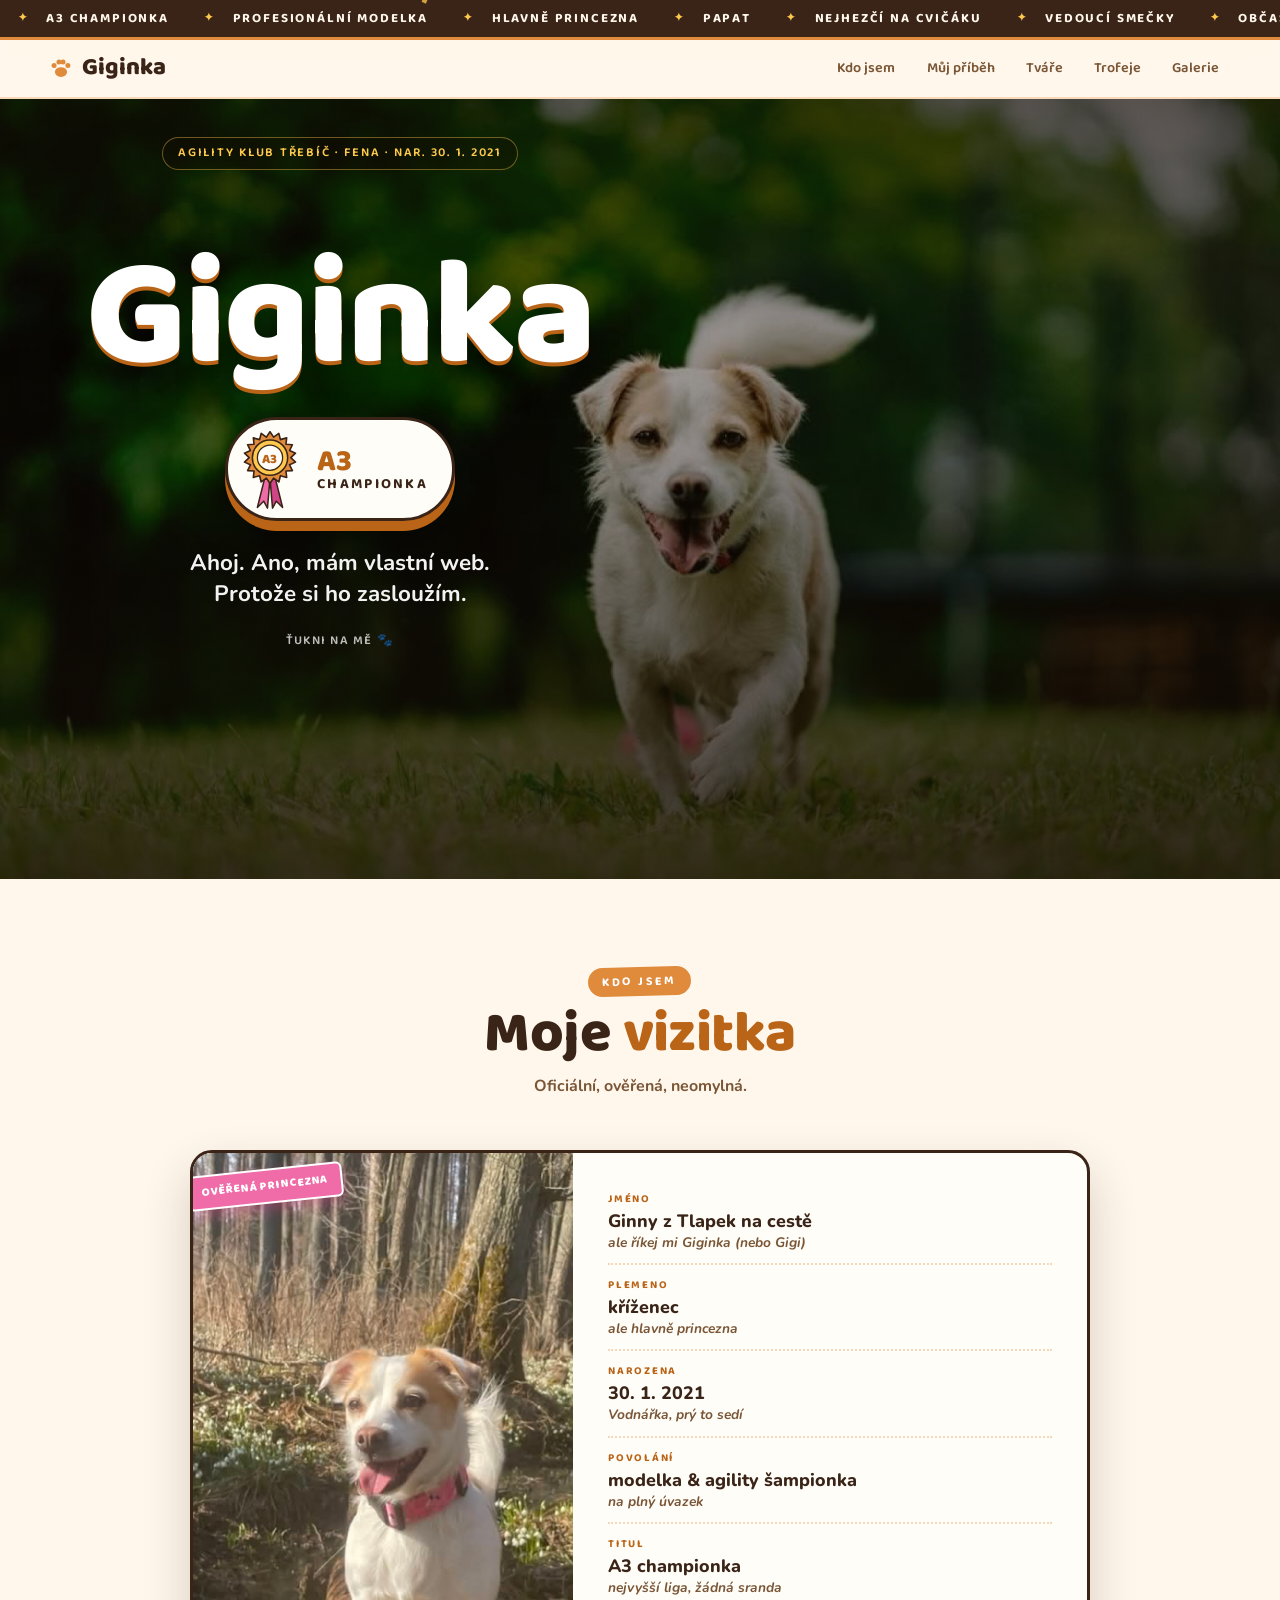
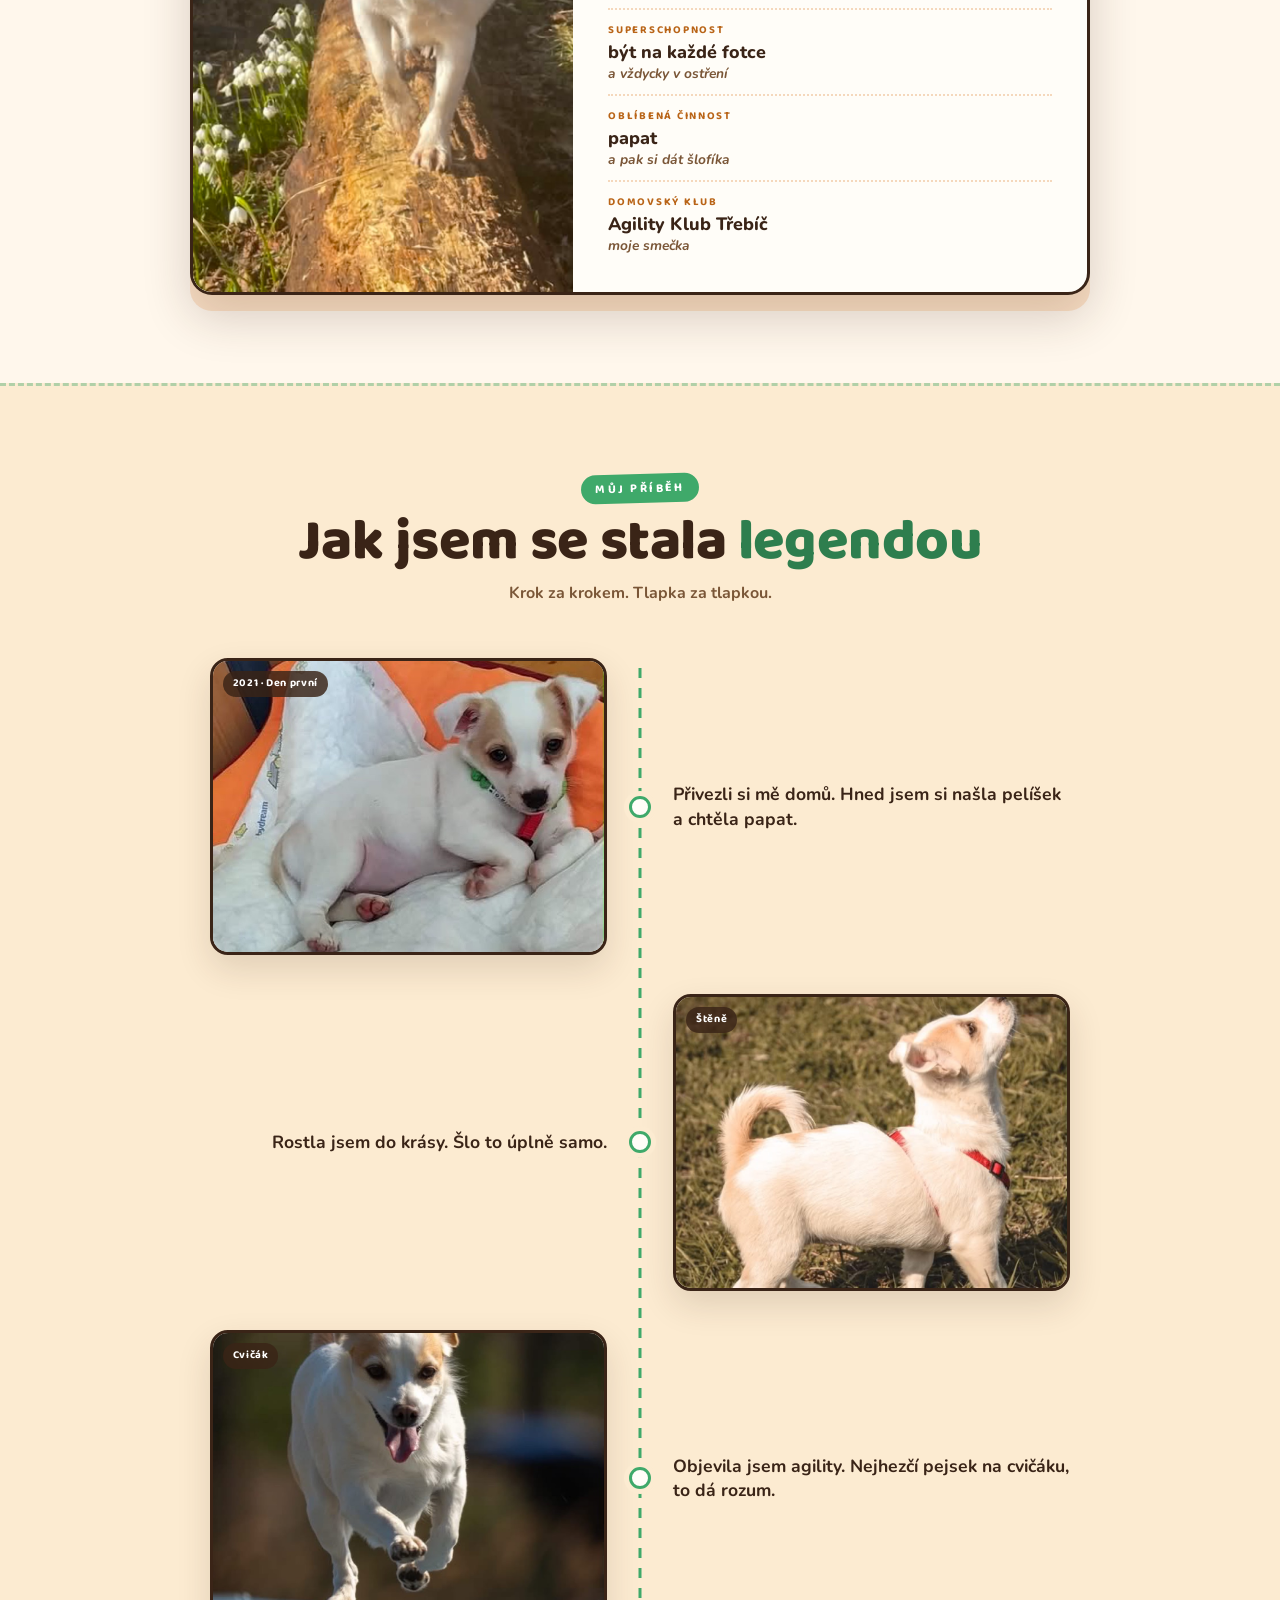
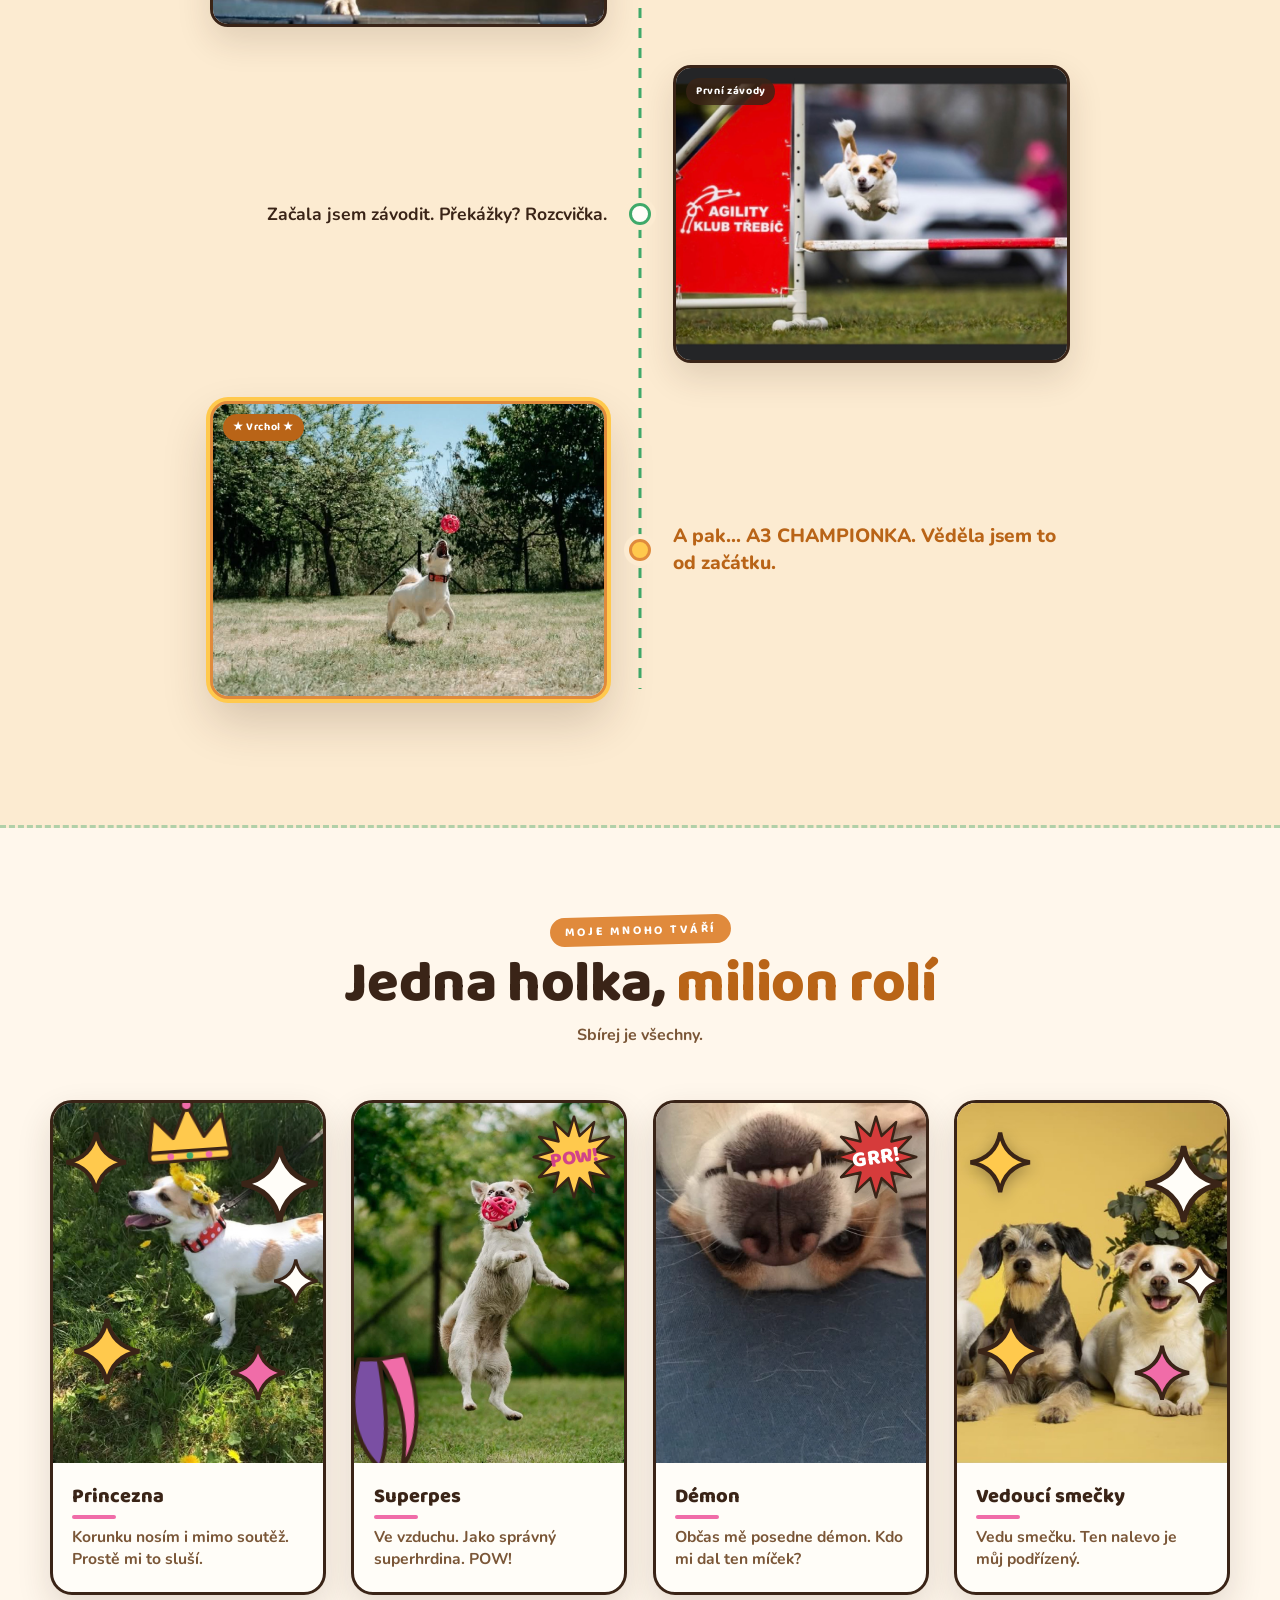
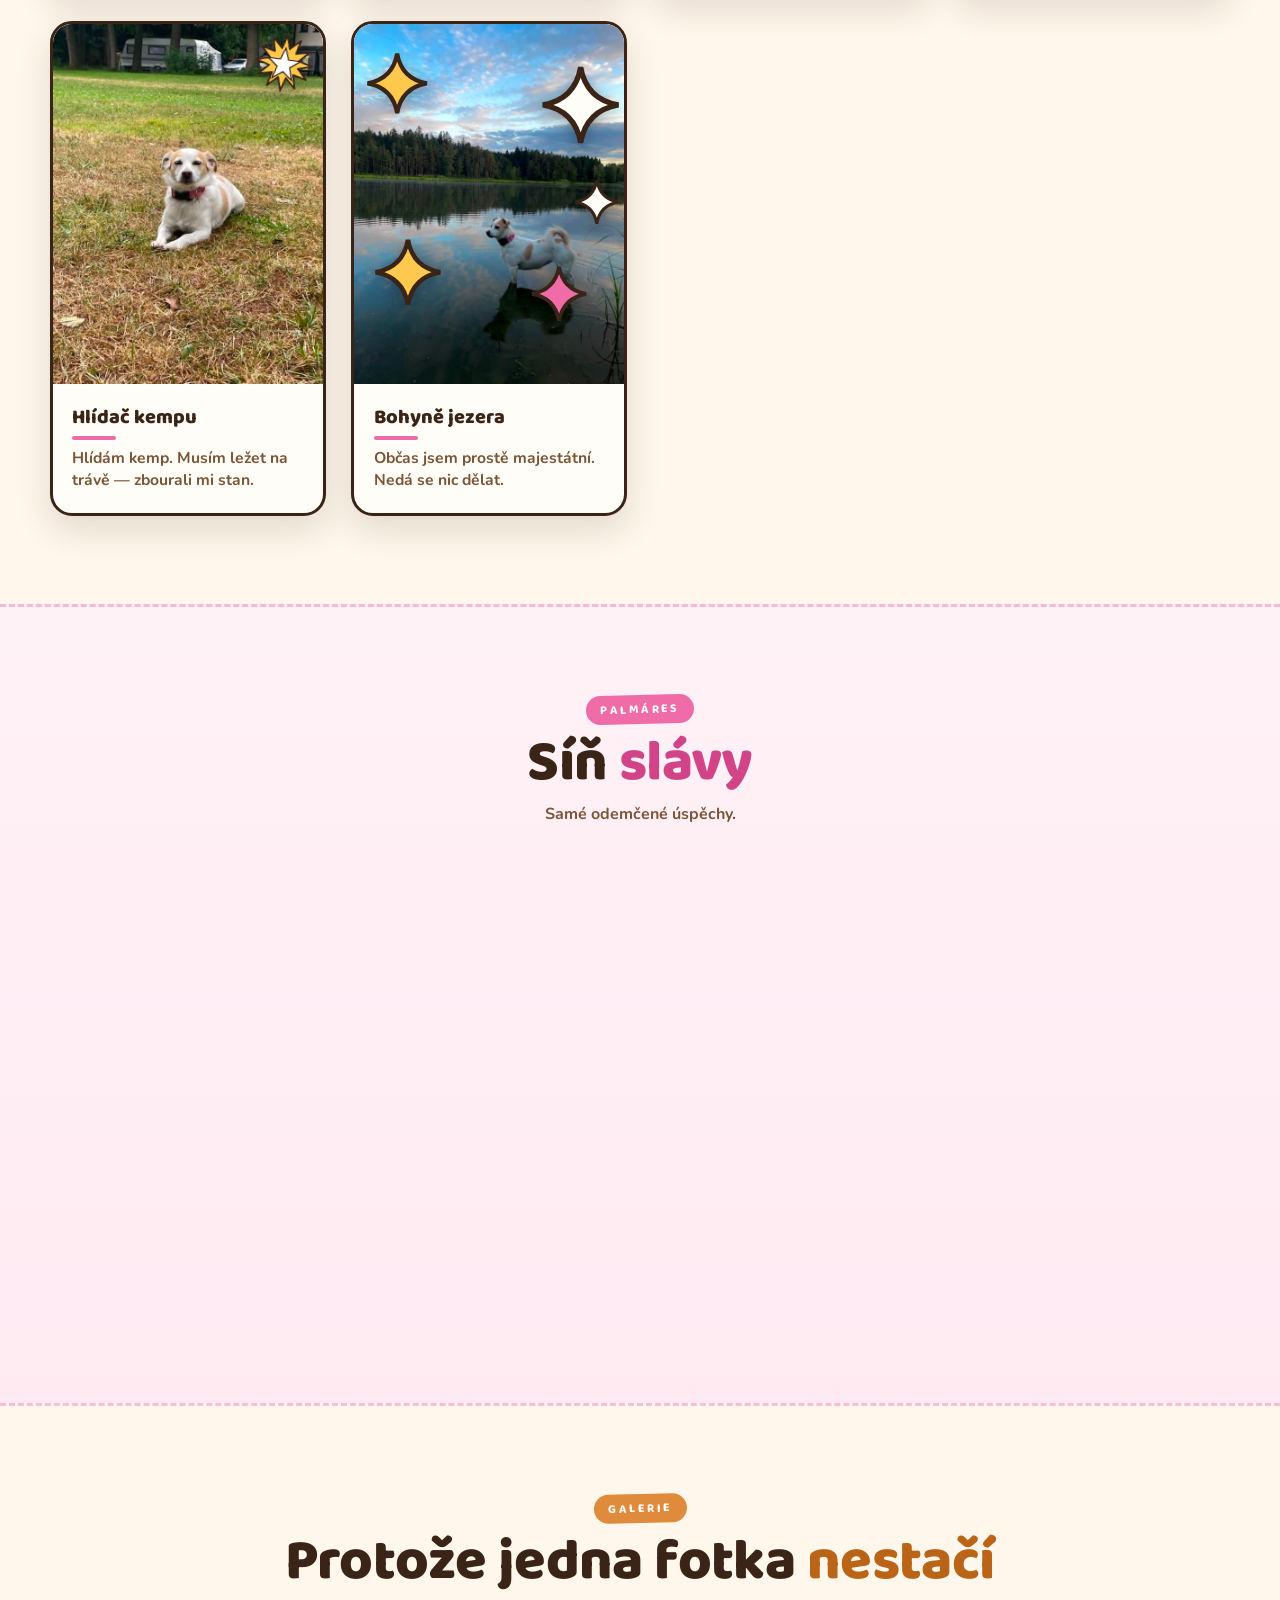
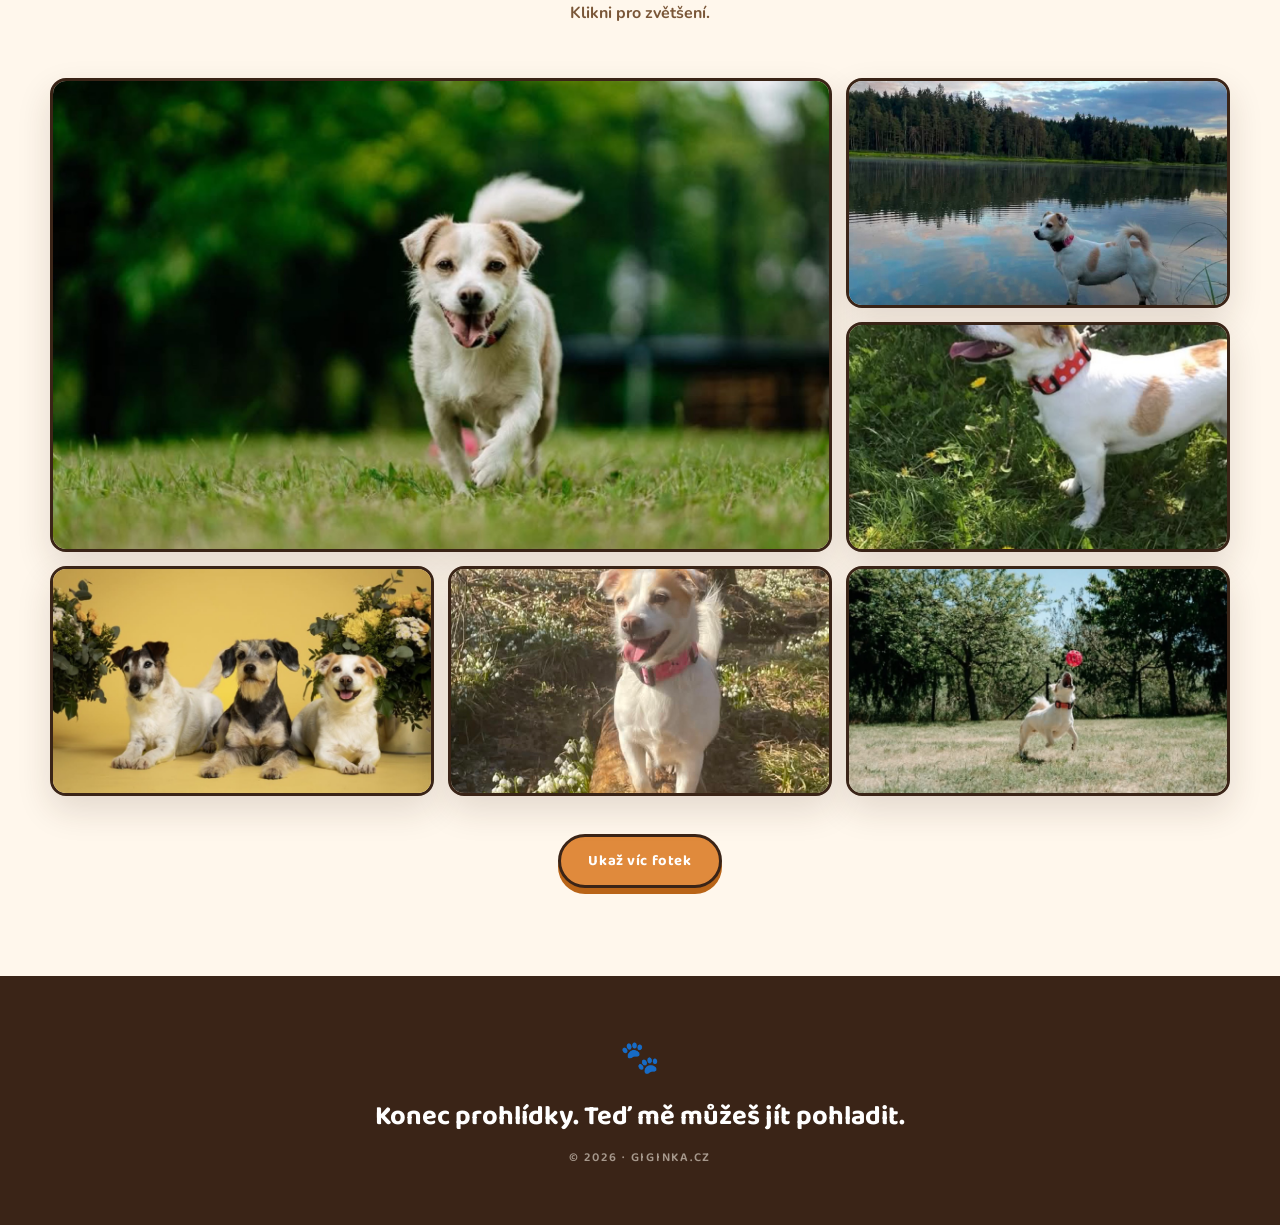
<file: index.html>
<!doctype html>
<html lang="cs">
<head>
<meta charset="utf-8">
<meta name="viewport" content="width=device-width, initial-scale=1">
<title>Giginka — A3 championka</title>
<meta name="description" content="Giginka: kříženec, profesionální modelka a čerstvá A3 agility championka. Ano, mám vlastní web. Protože si ho zasloužím.">
<link rel="canonical" href="https://giginka.cz/">

<meta property="og:title" content="Giginka — A3 championka">
<meta property="og:description" content="Kříženec, modelka a čerstvá A3 agility championka. Ano, mám vlastní web.">
<meta property="og:type" content="website">
<meta property="og:url" content="https://giginka.cz/">
<meta property="og:image" content="https://giginka.cz/images/hero-run.jpg">
<meta property="og:image:width" content="1600">
<meta property="og:image:height" content="1067">
<meta property="og:image:alt" content="Giginka běží radostně přes trávník">
<meta property="og:locale" content="cs_CZ">
<meta name="twitter:card" content="summary_large_image">
<meta name="twitter:title" content="Giginka — A3 championka">
<meta name="twitter:description" content="Kříženec, modelka a čerstvá A3 agility championka.">
<meta name="twitter:image" content="https://giginka.cz/images/hero-run.jpg">

<link rel="icon" href="data:image/svg+xml,%3Csvg xmlns='http://www.w3.org/2000/svg' viewBox='0 0 32 32'%3E%3Cg fill='%23E08A3C'%3E%3Cellipse cx='16' cy='21' rx='7.5' ry='6'/%3E%3Ccircle cx='7.5' cy='13' r='3.1'/%3E%3Ccircle cx='13.5' cy='8.5' r='3.1'/%3E%3Ccircle cx='18.5' cy='8.5' r='3.1'/%3E%3Ccircle cx='24.5' cy='13' r='3.1'/%3E%3C/g%3E%3C/svg%3E">
<link rel="preconnect" href="https://fonts.googleapis.com">
<link rel="preconnect" href="https://fonts.gstatic.com" crossorigin>
<link href="https://fonts.googleapis.com/css2?family=Baloo+2:wght@500;600;700;800&family=Nunito:ital,wght@0,400;0,600;0,700;0,800;0,900;1,700&display=swap" rel="stylesheet">
<link rel="stylesheet" href="style.css">
</head>
<body>

<!-- Party marquee -->
<div class="marquee" aria-hidden="true">
  <div class="marquee-track" id="marquee-track"></div>
</div>

<!-- Header -->
<header class="header" id="top">
  <a class="brand" href="#top">
    <span class="brand-paw" aria-hidden="true">
      <svg viewBox="0 0 32 32" width="26" height="26"><g fill="currentColor"><ellipse cx="16" cy="21" rx="7.5" ry="6"/><circle cx="7.5" cy="13" r="3.1"/><circle cx="13.5" cy="8.5" r="3.1"/><circle cx="18.5" cy="8.5" r="3.1"/><circle cx="24.5" cy="13" r="3.1"/></g></svg>
    </span>
    <span class="brand-name">Giginka</span>
  </a>
  <nav class="nav" aria-label="Sekce">
    <a href="#vizitka">Kdo jsem</a>
    <a href="#pribeh">Můj příběh</a>
    <a href="#tvare">Tváře</a>
    <a href="#palmares">Trofeje</a>
    <a href="#galerie">Galerie</a>
  </nav>
</header>

<!-- Hero -->
<section class="hero">
  <div class="hero-bg" id="hero-bg"></div>
  <div class="hero-overlay"></div>
  <div class="hero-inner">
    <span class="hero-kicker" id="hero-kicker"></span>
    <h1 class="hero-name" id="hero-name">Giginka</h1>
    <button class="a3-badge" id="a3-badge" type="button" aria-label="A3 championka — klikni pro konfety">
      <span class="a3-rosette" id="a3-rosette" aria-hidden="true"></span>
      <span class="a3-label">
        <span class="a3-l1" id="badge-l1">A3</span>
        <span class="a3-l2" id="badge-l2">CHAMPIONKA</span>
      </span>
    </button>
    <p class="hero-subtitle" id="hero-subtitle"></p>
    <span class="hero-hint" id="hero-hint">ťukni na mě 🐾</span>
  </div>
</section>

<!-- Vizitka / Kdo jsem -->
<section class="section" id="vizitka">
  <div class="section-inner">
    <div class="section-head">
      <span class="kicker">Kdo jsem</span>
      <h2>Moje <em>vizitka</em></h2>
      <span class="sub">Oficiální, ověřená, neomylná.</span>
    </div>
    <div class="vcard" id="vcard">
      <div class="vcard-photo">
        <img id="vcard-img" src="" alt="">
        <span class="vcard-stamp" id="vcard-stamp"></span>
      </div>
      <dl class="vcard-rows" id="vcard-rows"></dl>
    </div>
  </div>
</section>

<!-- Můj příběh -->
<section class="section band-green" id="pribeh">
  <div class="section-inner">
    <div class="section-head">
      <span class="kicker">Můj příběh</span>
      <h2>Jak jsem se stala <em>legendou</em></h2>
      <span class="sub">Krok za krokem. Tlapka za tlapkou.</span>
    </div>
    <div class="timeline" id="timeline"></div>
  </div>
</section>

<!-- Moje mnoho tváří -->
<section class="section" id="tvare">
  <div class="section-inner">
    <div class="section-head">
      <span class="kicker">Moje mnoho tváří</span>
      <h2>Jedna holka, <em>milion rolí</em></h2>
      <span class="sub">Sbírej je všechny.</span>
    </div>
    <div class="persona-grid" id="persona-grid"></div>
  </div>
</section>

<!-- Palmáres / Trofeje -->
<section class="section band-pink" id="palmares">
  <div class="section-inner">
    <div class="section-head">
      <span class="kicker">Palmáres</span>
      <h2>Síň <em>slávy</em></h2>
      <span class="sub">Samé odemčené úspěchy.</span>
    </div>
    <div class="ach-hero" id="ach-hero">
      <span class="ach-rosette" id="ach-rosette" aria-hidden="true"></span>
      <div class="ach-hero-text">
        <span class="ach-badge">★ ODEMČENO ★</span>
        <h3 id="ach-title"></h3>
        <p id="ach-desc"></p>
      </div>
    </div>
    <div class="ach-grid" id="ach-grid"></div>
  </div>
</section>

<!-- Galerie -->
<section class="section" id="galerie">
  <div class="section-inner">
    <div class="section-head">
      <span class="kicker">Galerie</span>
      <h2>Protože jedna fotka <em>nestačí</em></h2>
      <span class="sub">Klikni pro zvětšení.</span>
    </div>
    <div class="gallery" id="gallery"></div>
    <div class="gallery-more">
      <button id="gallery-more-btn" type="button">
        <span id="gallery-more-label">Ukaž víc fotek</span>
      </button>
    </div>
  </div>
</section>

<!-- Lightbox -->
<div class="lightbox" id="lightbox" aria-hidden="true" role="dialog" aria-label="Prohlížeč fotek">
  <button class="lightbox-close" id="lightbox-close" type="button" aria-label="Zavřít">✕</button>
  <button class="lightbox-nav lightbox-prev" id="lightbox-prev" type="button" aria-label="Předchozí">‹</button>
  <img class="lightbox-img" id="lightbox-img" alt="">
  <button class="lightbox-nav lightbox-next" id="lightbox-next" type="button" aria-label="Další">›</button>
  <span class="lightbox-counter" id="lightbox-counter"></span>
</div>

<!-- Footer -->
<footer class="footer">
  <div class="footer-inner">
    <span class="footer-paw" aria-hidden="true">🐾</span>
    <p class="footer-line" id="footer-line"></p>
    <span class="footer-meta">© <span id="year"></span> · giginka.cz</span>
  </div>
</footer>

<!-- Toast (easter egg) -->
<div class="toast" id="toast" role="status" aria-live="polite"></div>

<script src="script.js"></script>
</body>
</html>
</file>
<file: style.css>
/* ========================================================================
   Giginka — champion-party vizitka. Playful-but-tasteful.
   Palette: sunny cream base, ginger coat, candy pink collar, grass green,
   confetti yellow. Display: Baloo 2 (rounded). Body: Nunito.
   ======================================================================== */

:root{
  --cream:      #FFF7EC;   /* sunny cream base */
  --cream-deep: #FCEBD1;   /* warm panel tint */
  --card:       #FFFDF8;   /* near-white card */
  --ink:        #3A2417;   /* warm espresso — body text */
  --ink-soft:   #7A5637;   /* muted brown */

  --ginger:     #E08A3C;   /* her coat — primary warm */
  --ginger-deep:#B96417;   /* darker ginger for text/hover on cream */
  --pink:       #F06CA8;   /* collar candy pink */
  --pink-deep:  #D24488;
  --green:      #3FA96A;   /* grass field green */
  --green-deep: #2E7E4E;
  --yellow:     #FFC94D;   /* confetti sun */
  --grape:      #7A4FA3;   /* royal accent — used sparingly (princess) */

  --shadow:     0 14px 34px rgba(58,36,23,.14);
  --shadow-lift:0 22px 48px rgba(58,36,23,.20);
  --ring-ink:   3px solid var(--ink);

  --maxw:       1180px;
  --pad:        clamp(1.25rem, 4vw, 3rem);
  --radius:     22px;
}

*{box-sizing:border-box}
html{scroll-behavior:smooth}
body{
  margin:0;
  background:var(--cream);
  color:var(--ink);
  font-family:"Nunito", system-ui, -apple-system, sans-serif;
  font-size:17px;
  line-height:1.6;
  -webkit-font-smoothing:antialiased;
  text-rendering:optimizeLegibility;
  overflow-x:hidden;
  /* soft confetti-dot party texture, very low opacity */
  background-image:
    radial-gradient(circle at 12% 18%, rgba(240,108,168,.06) 0 6px, transparent 7px),
    radial-gradient(circle at 82% 30%, rgba(63,169,106,.06) 0 6px, transparent 7px),
    radial-gradient(circle at 50% 72%, rgba(255,201,77,.07) 0 7px, transparent 8px),
    radial-gradient(circle at 28% 88%, rgba(224,138,60,.06) 0 6px, transparent 7px);
  background-attachment:fixed;
}
img{display:block;max-width:100%}
a{color:inherit;text-decoration:none}
::selection{background:var(--pink);color:#fff}
:focus-visible{outline:3px solid var(--grape);outline-offset:3px;border-radius:6px}

h1,h2,h3,h4{
  font-family:"Baloo 2", system-ui, sans-serif;
  font-weight:800;
  margin:0;
  color:var(--ink);
  line-height:1.05;
  letter-spacing:-.01em;
}
em{font-style:normal}

/* ========== PARTY MARQUEE ========== */
.marquee{
  background:var(--ink);
  color:var(--cream);
  overflow:hidden;
  border-bottom:3px solid var(--ginger);
}
.marquee-track{
  display:flex;gap:0;
  padding:.5rem 0;
  white-space:nowrap;
  width:max-content;
  animation:marquee 34s linear infinite;
  font-family:"Baloo 2", sans-serif;
  font-weight:700;
  font-size:.82rem;
  letter-spacing:.14em;
}
.marquee-item{display:inline-flex;align-items:center;padding:0 1.1rem}
.marquee-item .dot{color:var(--yellow);margin-right:1.1rem;font-size:.7rem}
@keyframes marquee{to{transform:translateX(-50%)}}

/* ========== HEADER ========== */
.header{
  position:sticky;top:0;z-index:40;
  display:flex;align-items:center;justify-content:space-between;
  gap:1rem;
  padding:.7rem var(--pad);
  background:rgba(255,247,236,.86);
  backdrop-filter:saturate(150%) blur(12px);
  -webkit-backdrop-filter:saturate(150%) blur(12px);
  border-bottom:2px solid rgba(224,138,60,.28);
}
.brand{display:inline-flex;align-items:center;gap:.5rem;color:var(--ink)}
.brand-paw{
  color:var(--ginger);display:inline-flex;
  transition:transform .3s cubic-bezier(.34,1.56,.64,1);
}
.brand:hover .brand-paw{transform:rotate(-14deg) scale(1.08)}
.brand-name{font-family:"Baloo 2", sans-serif;font-weight:800;font-size:1.5rem;line-height:1}
.nav{display:flex;gap:.35rem;flex-wrap:wrap;justify-content:flex-end}
.nav a{
  font-family:"Baloo 2", sans-serif;
  font-weight:600;
  font-size:.9rem;
  padding:.35rem .8rem;
  border-radius:999px;
  color:var(--ink-soft);
  transition:color .15s, background .15s;
}
.nav a:hover{color:#fff;background:var(--ginger)}
@media (max-width:720px){ .nav{display:none} }

/* ========== HERO ========== */
.hero{
  position:relative;
  min-height:min(90vh, 780px);
  display:grid;place-items:start start;grid-template-columns:minmax(0,680px) 1fr;
  isolation:isolate;
  overflow:hidden;
  background:#2b1c10;
  text-align:center;
}
.hero-bg{
  position:absolute;inset:0;z-index:-2;
  background-size:cover;
  background-position:center 8%;
  filter:saturate(1.08);
  animation:hero-drift 26s ease-in-out infinite alternate;
}
@keyframes hero-drift{from{transform:scale(1.04)}to{transform:scale(1.12)}}
.hero-overlay{
  position:absolute;inset:0;z-index:-1;
  background:
    radial-gradient(120% 95% at 26% 42%, rgba(20,12,5,.20), rgba(20,12,5,.58) 78%),
    linear-gradient(180deg, rgba(20,12,5,.35), rgba(20,12,5,.10) 30%, rgba(20,12,5,.55));
}
.hero-inner{
  padding:2.4rem var(--pad) 4rem;
  display:flex;flex-direction:column;align-items:center;
  color:#fff;max-width:840px;width:100%;box-sizing:border-box;
}
.hero-kicker{
  font-family:"Baloo 2", sans-serif;
  font-weight:600;
  font-size:.78rem;
  letter-spacing:.14em;
  text-transform:uppercase;
  color:var(--yellow);
  background:rgba(20,12,5,.35);
  border:1px solid rgba(255,201,77,.4);
  padding:.35rem .95rem;border-radius:999px;
  margin-bottom:5rem;
}
.hero-name{
  font-family:"Baloo 2", sans-serif;
  font-weight:800;
  font-size:clamp(4rem, 15vw, 9.5rem);
  line-height:.9;
  color:#fff;
  letter-spacing:-.02em;
  text-shadow:0 4px 0 var(--ginger-deep), 0 14px 40px rgba(0,0,0,.45);
}
.hero-subtitle{
  margin:1.6rem auto 0;
  font-family:"Nunito", sans-serif;
  font-weight:700;
  font-size:clamp(1.05rem, 2.3vw, 1.4rem);
  color:rgba(255,255,255,.95);
  max-width:min(30rem, calc(100vw - 2.5rem));
  line-height:1.4;
  text-wrap:balance;
}
.hero-hint{
  margin-top:1.4rem;
  font-family:"Baloo 2", sans-serif;
  font-size:.78rem;font-weight:600;
  letter-spacing:.1em;text-transform:uppercase;
  color:rgba(255,255,255,.72);
  animation:bob 2.4s ease-in-out infinite;
}
@keyframes bob{0%,100%{transform:translateY(0)}50%{transform:translateY(4px)}}

/* A3 rosette badge */
.a3-badge{
  margin-top:1.9rem;
  display:inline-flex;align-items:center;gap:.9rem;
  background:var(--card);
  border:var(--ring-ink);
  border-radius:999px;
  padding:.5rem 1.5rem .5rem .55rem;
  cursor:pointer;
  box-shadow:0 10px 0 var(--ginger-deep), 0 20px 40px rgba(0,0,0,.35);
  transition:transform .18s cubic-bezier(.34,1.56,.64,1), box-shadow .18s;
}
.a3-badge:hover{transform:translateY(-3px) rotate(-1.5deg);box-shadow:0 13px 0 var(--ginger-deep), 0 26px 46px rgba(0,0,0,.4)}
.a3-badge:active{transform:translateY(3px);box-shadow:0 4px 0 var(--ginger-deep), 0 12px 26px rgba(0,0,0,.35)}
.a3-rosette{width:66px;height:82px;display:inline-block;flex-shrink:0}
.a3-rosette svg, .ach-rosette svg{display:block;width:100%;height:100%}
.a3-label{display:flex;flex-direction:column;align-items:flex-start;line-height:1}
.a3-l1{
  font-family:"Baloo 2", sans-serif;font-weight:800;
  font-size:1.9rem;color:var(--ginger-deep);
}
.a3-l2{
  font-family:"Baloo 2", sans-serif;font-weight:700;
  font-size:.9rem;letter-spacing:.16em;color:var(--ink);
}
.a3-rosette.pop{animation:rosette-pop .5s cubic-bezier(.34,1.56,.64,1)}
@keyframes rosette-pop{0%{transform:scale(1) rotate(0)}40%{transform:scale(1.25) rotate(8deg)}100%{transform:scale(1) rotate(0)}}

/* ========== SECTIONS ========== */
.section{padding:5.5rem var(--pad);position:relative}
.section-inner{max-width:var(--maxw);margin:0 auto}
.band-green{background:var(--cream-deep);border-top:3px dashed rgba(63,169,106,.4);border-bottom:3px dashed rgba(63,169,106,.4)}
.band-pink{background:linear-gradient(180deg, #fff2f7, #ffeaf2);border-top:3px dashed rgba(240,108,168,.4);border-bottom:3px dashed rgba(240,108,168,.4)}

.section-head{
  text-align:center;
  display:flex;flex-direction:column;align-items:center;gap:.55rem;
  margin-bottom:3.2rem;
}
.section-head .kicker{
  font-family:"Baloo 2", sans-serif;font-weight:700;
  font-size:.76rem;letter-spacing:.2em;text-transform:uppercase;
  color:#fff;background:var(--ginger);
  padding:.3rem .9rem;border-radius:999px;
  transform:rotate(-1.5deg);
}
.band-green .section-head .kicker{background:var(--green)}
.band-pink .section-head .kicker{background:var(--pink)}
.section-head h2{
  font-size:clamp(2.3rem, 5.5vw, 3.6rem);
}
.section-head h2 em{color:var(--ginger-deep)}
.band-green .section-head h2 em{color:var(--green-deep)}
.band-pink .section-head h2 em{color:var(--pink-deep)}
.section-head .sub{
  font-family:"Nunito", sans-serif;font-weight:700;
  color:var(--ink-soft);font-size:1rem;
}

/* ========== VIZITKA CARD ========== */
.vcard{
  display:grid;
  grid-template-columns:minmax(0,.85fr) minmax(0,1.15fr);
  gap:0;
  max-width:900px;margin:0 auto;
  background:var(--card);
  border:var(--ring-ink);
  border-radius:var(--radius);
  overflow:hidden;
  box-shadow:0 16px 0 rgba(224,138,60,.22), var(--shadow-lift);
}
.vcard-photo{position:relative;min-height:340px;background:var(--cream-deep)}
.vcard-photo img{position:absolute;inset:0;width:100%;height:100%;object-fit:cover}
.vcard-stamp{
  position:absolute;top:16px;left:-6px;
  font-family:"Baloo 2", sans-serif;font-weight:800;
  font-size:.72rem;letter-spacing:.08em;
  color:#fff;background:var(--pink);
  padding:.4rem .8rem;border-radius:6px;
  transform:rotate(-6deg);
  box-shadow:0 6px 14px rgba(210,68,136,.4);
  border:2px solid #fff;
}
.vcard-rows{margin:0;padding:1.6rem clamp(1.3rem,3vw,2.2rem)}
.vrow{
  display:flex;flex-direction:column;
  padding:.75rem 0;
  border-bottom:2px dotted rgba(224,138,60,.32);
}
.vrow:last-child{border-bottom:0}
.vrow dt{
  font-family:"Baloo 2", sans-serif;font-weight:700;
  font-size:.68rem;letter-spacing:.16em;text-transform:uppercase;
  color:var(--ginger-deep);
}
.vrow dd{margin:.1rem 0 0;font-weight:800;font-size:1.12rem;color:var(--ink);line-height:1.25}
.vrow .note{display:block;font-weight:700;font-size:.86rem;color:var(--ink-soft);font-style:italic;margin-top:.1rem}
@media (max-width:640px){
  .vcard{grid-template-columns:1fr}
  .vcard-photo{min-height:300px}
}

/* ========== TIMELINE ========== */
.timeline{position:relative;max-width:860px;margin:0 auto}
.timeline::before{
  content:"";position:absolute;top:10px;bottom:10px;left:50%;
  width:3px;transform:translateX(-50%);
  background:repeating-linear-gradient(var(--green) 0 10px, transparent 10px 20px);
}
.tl-step{
  position:relative;
  display:grid;grid-template-columns:1fr auto 1fr;
  align-items:center;gap:1.4rem;
  margin-bottom:2.4rem;
}
.tl-node{
  width:22px;height:22px;border-radius:50%;
  background:var(--card);border:3px solid var(--green);
  position:relative;z-index:2;
  box-shadow:0 0 0 5px var(--cream-deep);
}
.tl-media{
  position:relative;border-radius:18px;overflow:hidden;
  border:3px solid var(--ink);
  box-shadow:var(--shadow);
  aspect-ratio:4/3;background:var(--cream);
}
.tl-media img{width:100%;height:100%;object-fit:cover}
.tl-tag{
  position:absolute;top:10px;left:10px;
  font-family:"Baloo 2", sans-serif;font-weight:700;
  font-size:.68rem;letter-spacing:.06em;
  color:#fff;background:rgba(58,36,23,.82);
  padding:.28rem .6rem;border-radius:999px;
}
.tl-text{font-family:"Nunito",sans-serif;font-weight:700;font-size:1.1rem;line-height:1.4}
.tl-step:nth-child(even) .tl-media{grid-column:3}
.tl-step:nth-child(even) .tl-text{grid-column:1;grid-row:1;text-align:right}
.tl-step:nth-child(even) .tl-node{grid-column:2;grid-row:1}
.tl-step.climax .tl-media{border-color:var(--ginger);box-shadow:0 0 0 4px var(--yellow), var(--shadow-lift)}
.tl-step.climax .tl-node{border-color:var(--ginger);background:var(--yellow)}
.tl-step.climax .tl-tag{background:var(--ginger-deep)}
.tl-step.climax .tl-text{color:var(--ginger-deep);font-weight:800;font-size:1.2rem}
@media (max-width:640px){
  .timeline::before{left:15px}
  .tl-step{grid-template-columns:auto 1fr;gap:1rem;margin-bottom:1.8rem}
  .tl-node{order:0}
  .tl-media{order:1;grid-column:2}
  .tl-text{order:2;grid-column:2;text-align:left !important}
  .tl-step:nth-child(even) .tl-media{grid-column:2}
  .tl-step:nth-child(even) .tl-text{grid-column:2;grid-row:auto;text-align:left}
  .tl-step:nth-child(even) .tl-node{grid-column:1;grid-row:auto}
}

/* ========== PERSONA CARDS ========== */
.persona-grid{
  display:grid;
  grid-template-columns:repeat(auto-fill, minmax(260px,1fr));
  gap:1.6rem;
}
.persona{
  background:var(--card);
  border:var(--ring-ink);
  border-radius:var(--radius);
  overflow:hidden;
  box-shadow:var(--shadow);
  transition:transform .2s cubic-bezier(.34,1.56,.64,1), box-shadow .2s;
}
.persona:nth-child(odd){transform:rotate(-1deg)}
.persona:nth-child(even){transform:rotate(1deg)}
.persona:hover{transform:rotate(0) translateY(-6px) scale(1.02);box-shadow:var(--shadow-lift)}
.persona:hover .persona-photo img{transform:scale(1.06)}
.persona-photo{position:relative;aspect-ratio:3/4;overflow:hidden;background:var(--cream-deep)}
.persona-photo img{width:100%;height:100%;object-fit:cover;transition:transform .5s cubic-bezier(.2,.7,.2,1)}
.persona-body{padding:1.1rem 1.2rem 1.35rem}
.persona-role{
  display:inline-block;
  font-family:"Baloo 2", sans-serif;font-weight:800;
  font-size:1.25rem;color:var(--ink);
}
.persona-role::after{
  content:"";display:block;height:4px;width:44px;border-radius:2px;
  background:var(--pink);margin-top:.15rem;
}
.persona p{margin:.5rem 0 0;font-weight:700;color:var(--ink-soft);font-size:.98rem;line-height:1.4}

/* Sticker overlays over persona photos */
.sticker{position:absolute;pointer-events:none;z-index:2;filter:drop-shadow(0 4px 8px rgba(0,0,0,.3))}
.sticker svg{display:block;overflow:visible}
.sticker--crown{top:-6px;left:50%;transform:translateX(-50%) rotate(-4deg);width:96px}
.sticker--horns{top:-4px;left:50%;transform:translateX(-50%);width:150px}
.sticker--cape{left:-10px;bottom:-6px;width:120px;transform:rotate(-6deg)}
.sticker--pow{top:12px;right:8px;width:84px}
.sticker--sparkles{inset:0;width:100%;height:100%}
.sticker--star{top:10px;right:10px;width:58px;transform:rotate(8deg)}

/* ========== PALMÁRES ========== */
.ach-hero{
  display:flex;align-items:center;gap:clamp(1.2rem,4vw,2.6rem);
  max-width:820px;margin:0 auto 2.6rem;
  background:linear-gradient(135deg, #fff 0%, #fffaf0 100%);
  border:var(--ring-ink);
  border-radius:var(--radius);
  padding:1.8rem clamp(1.4rem,4vw,2.4rem);
  box-shadow:0 16px 0 rgba(255,201,77,.55), var(--shadow-lift);
  position:relative;overflow:hidden;
}
.ach-hero::before{
  content:"";position:absolute;inset:0;z-index:0;opacity:.5;
  background:radial-gradient(60% 90% at 12% 20%, rgba(255,201,77,.35), transparent 60%);
}
.ach-rosette{width:110px;height:140px;flex-shrink:0;position:relative;z-index:1}
.ach-hero-text{position:relative;z-index:1}
.ach-badge{
  font-family:"Baloo 2", sans-serif;font-weight:700;
  font-size:.72rem;letter-spacing:.18em;
  color:var(--green-deep);
}
.ach-hero-text h3{font-size:clamp(1.8rem,4.5vw,2.6rem);margin:.2rem 0 .4rem;color:var(--ginger-deep)}
.ach-hero-text p{margin:0;font-weight:700;color:var(--ink-soft)}
@media (max-width:560px){.ach-hero{flex-direction:column;text-align:center}}

.ach-grid{
  display:grid;grid-template-columns:repeat(auto-fit,minmax(220px,1fr));
  gap:1.3rem;max-width:900px;margin:0 auto;
}
.ach-card{
  background:var(--card);
  border:var(--ring-ink);
  border-radius:18px;
  padding:1.4rem;
  text-align:center;
  box-shadow:var(--shadow);
  transition:transform .2s cubic-bezier(.34,1.56,.64,1), box-shadow .2s;
}
.ach-card:hover{transform:translateY(-5px) rotate(-1.5deg);box-shadow:var(--shadow-lift)}
.ach-ico{
  width:62px;height:62px;margin:0 auto .8rem;
  display:grid;place-items:center;border-radius:50%;
  background:var(--cream-deep);color:var(--ginger-deep);
  border:3px solid var(--ink);
}
.ach-ico svg{width:30px;height:30px}
.ach-ico.photo{overflow:hidden;padding:0;background:var(--cream)}
.ach-ico.photo img{width:100%;height:100%;object-fit:cover}
.ach-card h4{font-family:"Baloo 2",sans-serif;font-size:1.15rem;margin:0 0 .3rem}
.ach-card p{margin:0;font-weight:700;color:var(--ink-soft);font-size:.92rem;line-height:1.4}

/* ========== GALLERY ========== */
.gallery{
  display:grid;
  grid-template-columns:repeat(3, 1fr);
  grid-auto-rows:230px;
  gap:14px;
}
.gallery figure{
  margin:0;position:relative;overflow:hidden;
  border-radius:16px;background:var(--cream-deep);
  border:3px solid var(--ink);
  box-shadow:var(--shadow);
  cursor:zoom-in;
}
.gallery figure img{
  width:100%;height:100%;object-fit:cover;
  transition:transform .8s cubic-bezier(.2,.7,.2,1);
}
.gallery figure:hover img{transform:scale(1.07)}
.gallery figure figcaption{
  position:absolute;left:10px;bottom:10px;
  font-family:"Baloo 2",sans-serif;font-weight:700;
  font-size:.72rem;color:#fff;
  background:rgba(58,36,23,.78);
  padding:.28rem .6rem;border-radius:999px;
  opacity:0;transform:translateY(6px);
  transition:opacity .3s, transform .3s;
}
.gallery figure:hover figcaption{opacity:1;transform:translateY(0)}
/* first item spans bigger for rhythm */
.gallery figure:first-child{grid-column:span 2;grid-row:span 2}
.gallery:not(.expanded) figure:nth-child(n+7){display:none}
@media (max-width:760px){
  .gallery{grid-template-columns:repeat(2,1fr);grid-auto-rows:180px}
  .gallery figure:first-child{grid-column:span 2;grid-row:span 1}
}

.gallery-more{display:flex;justify-content:center;margin-top:2.4rem}
.gallery-more button{
  font-family:"Baloo 2",sans-serif;font-weight:700;
  font-size:.92rem;letter-spacing:.04em;
  background:var(--ginger);color:#fff;
  border:var(--ring-ink);
  padding:.75rem 1.7rem;border-radius:999px;
  cursor:pointer;
  box-shadow:0 6px 0 var(--ginger-deep);
  transition:transform .15s, box-shadow .15s;
}
.gallery-more button:hover{transform:translateY(-2px);box-shadow:0 8px 0 var(--ginger-deep)}
.gallery-more button:active{transform:translateY(4px);box-shadow:0 2px 0 var(--ginger-deep)}

/* ========== FOOTER ========== */
.footer{
  background:var(--ink);color:var(--cream);
  padding:3.5rem var(--pad);text-align:center;
}
.footer-inner{max-width:var(--maxw);margin:0 auto;display:flex;flex-direction:column;align-items:center;gap:.7rem}
.footer-paw{font-size:2rem}
.footer-line{
  font-family:"Baloo 2",sans-serif;font-weight:700;
  font-size:clamp(1.2rem,3vw,1.7rem);margin:0;color:#fff;
}
.footer-meta{
  font-family:"Baloo 2",sans-serif;font-weight:600;
  font-size:.78rem;letter-spacing:.14em;text-transform:uppercase;
  color:rgba(255,247,236,.55);
}

/* ========== TOAST ========== */
.toast{
  position:fixed;left:50%;bottom:26px;transform:translate(-50%, 20px);
  z-index:120;
  max-width:min(90vw,26rem);
  background:var(--card);color:var(--ink);
  border:var(--ring-ink);border-radius:16px;
  padding:.85rem 1.3rem;
  font-family:"Baloo 2",sans-serif;font-weight:700;font-size:1rem;
  box-shadow:var(--shadow-lift);
  opacity:0;pointer-events:none;
  transition:opacity .3s, transform .3s cubic-bezier(.34,1.56,.64,1);
}
.toast.show{opacity:1;transform:translate(-50%,0)}

/* ========== CONFETTI CANVAS ========== */
#confetti-canvas{position:fixed;inset:0;z-index:110;pointer-events:none}

/* ========== FADE-IN ON SCROLL ========== */
.fade-in{opacity:0;transform:translateY(16px);transition:opacity .7s ease, transform .7s ease}
.fade-in.in{opacity:1;transform:none}

/* ========== LIGHTBOX ========== */
.lightbox{
  position:fixed;inset:0;background:rgba(30,18,9,.94);
  z-index:130;display:none;align-items:center;justify-content:center;
  padding:2rem;animation:lb-fade .25s ease;
}
.lightbox.is-open{display:flex}
@keyframes lb-fade{from{opacity:0}to{opacity:1}}
.lightbox-img{max-width:100%;max-height:100%;width:auto;height:auto;border-radius:14px;border:3px solid var(--cream);box-shadow:0 20px 80px rgba(0,0,0,.5)}
.lightbox-close,.lightbox-nav{
  position:absolute;background:rgba(0,0,0,.4);
  border:2px solid rgba(255,247,236,.4);color:#fff;
  cursor:pointer;display:flex;align-items:center;justify-content:center;
  font-family:"Baloo 2",sans-serif;
  transition:background .15s, transform .15s;
}
.lightbox-close{top:1.3rem;right:1.3rem;width:46px;height:46px;border-radius:50%;font-size:1.3rem}
.lightbox-nav{top:50%;transform:translateY(-50%);width:54px;height:54px;border-radius:50%;font-size:2rem;line-height:1}
.lightbox-prev{left:1.3rem}
.lightbox-next{right:1.3rem}
.lightbox-close:hover,.lightbox-nav:hover{background:var(--ginger)}
.lightbox-nav:hover{transform:translateY(-50%) scale(1.06)}
.lightbox-counter{
  position:absolute;bottom:1.4rem;left:50%;transform:translateX(-50%);
  color:var(--cream);font-family:"Baloo 2",sans-serif;font-weight:600;
  font-size:.8rem;letter-spacing:.18em;opacity:.8;
}
@media (max-width:560px){
  .lightbox{padding:1rem}
  .lightbox-close{top:.7rem;right:.7rem}
  .lightbox-prev{left:.5rem}
  .lightbox-next{right:.5rem}
  .lightbox-nav{width:44px;height:44px;font-size:1.6rem}
}

/* ========== REDUCED MOTION ========== */
@media (prefers-reduced-motion: reduce){
  *{animation-duration:.001ms !important;animation-iteration-count:1 !important;transition-duration:.01ms !important;scroll-behavior:auto}
  .hero-bg{animation:none;transform:none}
  .marquee-track{animation:none}
  .hero-hint{animation:none}
  .persona:nth-child(odd),.persona:nth-child(even){transform:none}
  .fade-in{opacity:1;transform:none}
}
</file>
